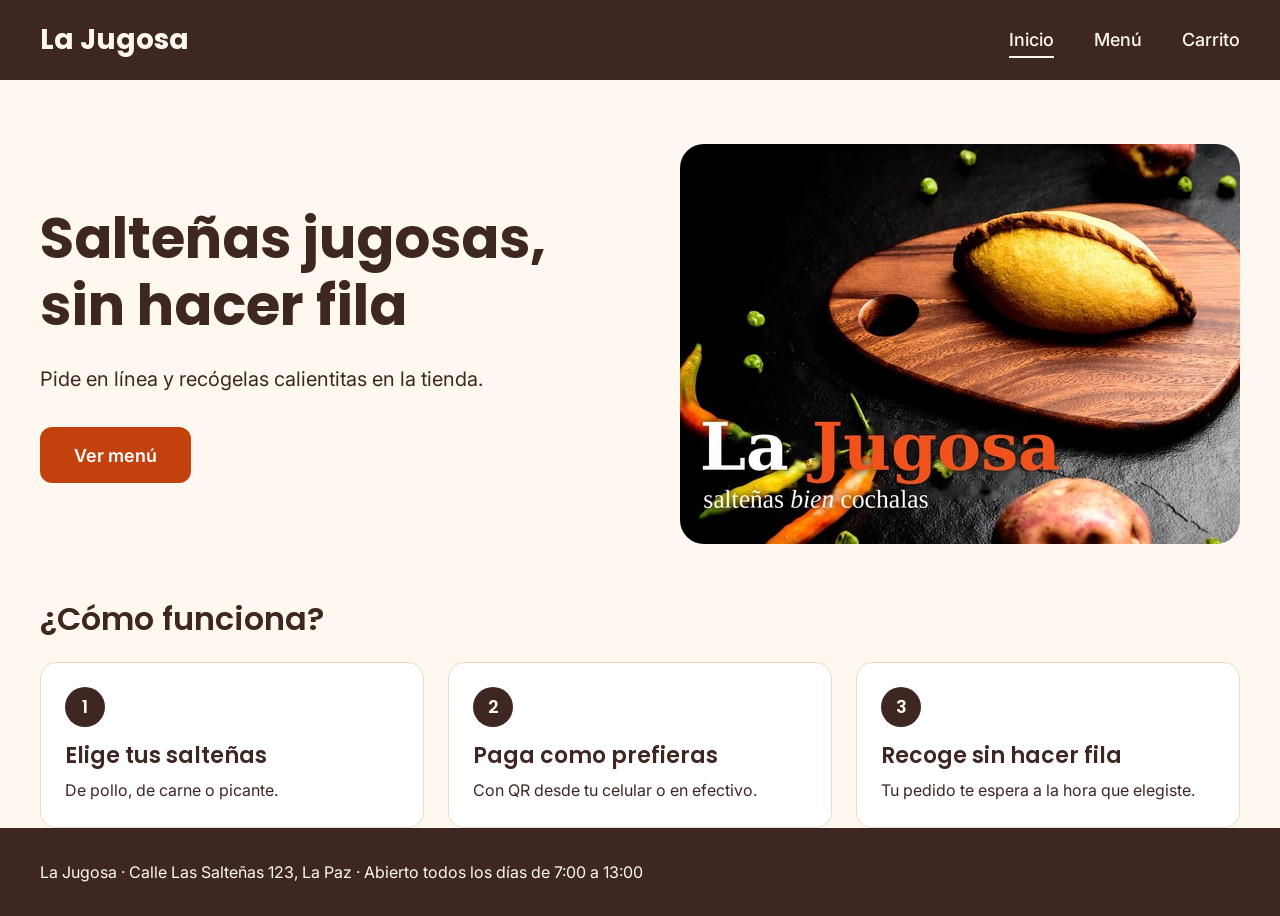
<file: salteneria-la-jugosa/index.html>
<!DOCTYPE html>
<html lang="es">
<head>
  <meta charset="UTF-8">
  <meta name="viewport" content="width=device-width, initial-scale=1.0">
  <title>La Jugosa · Salteñas sin hacer fila</title>
  <link rel="preconnect" href="https://fonts.googleapis.com">
  <link rel="preconnect" href="https://fonts.gstatic.com" crossorigin>
  <link href="https://fonts.googleapis.com/css2?family=Inter:wght@400;500;600&family=Poppins:wght@600;700&display=swap" rel="stylesheet">
  <link rel="stylesheet" href="estilos.css">
</head>
<body>
  <header class="navbar">
    <div class="contenedor">
      <a class="logo" href="index.html">La Jugosa</a>
      <nav>
        <ul class="menu">
          <li><a href="index.html" class="activo" aria-current="page">Inicio</a></li>
          <li><a href="menu.html">Menú</a></li>
          <li><a href="carrito.html">Carrito</a></li>
        </ul>
      </nav>
    </div>
  </header>

  <main>
    <section class="portada contenedor">
      <div>
        <h1>Salteñas jugosas, sin hacer fila</h1>
        <p>Pide en línea y recógelas calientitas en la tienda.</p>
        <a class="boton" href="menu.html">Ver menú</a>
      </div>
      <img src="img/portada.jpg" alt="Salteña recién horneada sobre una tabla de madera">
    </section>

    <section class="pasos contenedor">
      <h2>¿Cómo funciona?</h2>
      <div class="grilla-3">
        <div class="tarjeta">
          <div class="numero">1</div>
          <h3>Elige tus salteñas</h3>
          <p>De pollo, de carne o picante.</p>
        </div>
        <div class="tarjeta">
          <div class="numero">2</div>
          <h3>Paga como prefieras</h3>
          <p>Con QR desde tu celular o en efectivo.</p>
        </div>
        <div class="tarjeta">
          <div class="numero">3</div>
          <h3>Recoge sin hacer fila</h3>
          <p>Tu pedido te espera a la hora que elegiste.</p>
        </div>
      </div>
    </section>
  </main>

  <footer class="pie">
    <div class="contenedor">La Jugosa · Calle Las Salteñas 123, La Paz · Abierto todos los días de 7:00 a 13:00</div>
  </footer>
</body>
</html>
</file>
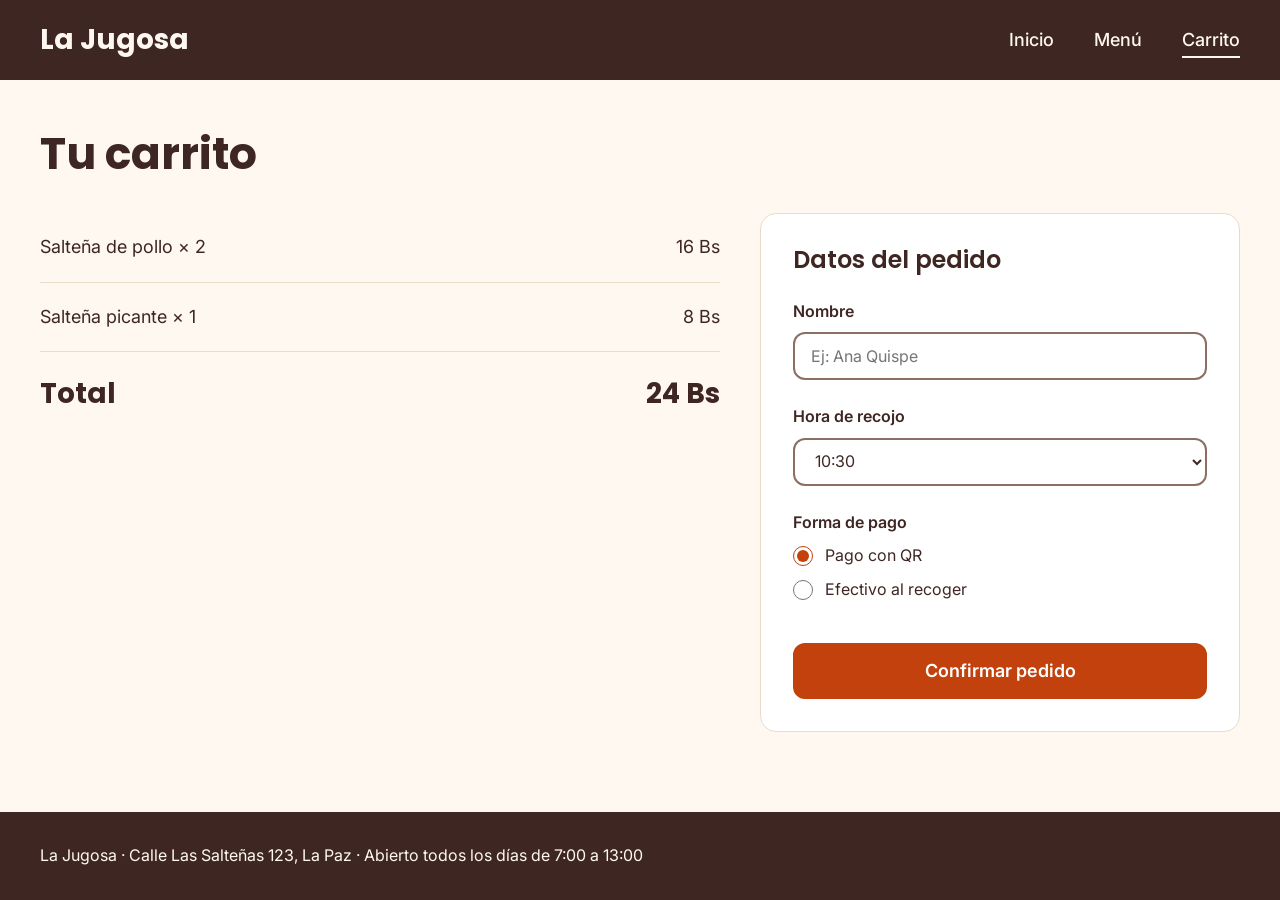
<file: salteneria-la-jugosa/carrito.html>
<!DOCTYPE html>
<html lang="es">
<head>
  <meta charset="UTF-8">
  <meta name="viewport" content="width=device-width, initial-scale=1.0">
  <title>Carrito · La Jugosa</title>
  <link rel="preconnect" href="https://fonts.googleapis.com">
  <link rel="preconnect" href="https://fonts.gstatic.com" crossorigin>
  <link href="https://fonts.googleapis.com/css2?family=Inter:wght@400;500;600&family=Poppins:wght@600;700&display=swap" rel="stylesheet">
  <link rel="stylesheet" href="estilos.css">
</head>
<body>
  <header class="navbar">
    <div class="contenedor">
      <a class="logo" href="index.html">La Jugosa</a>
      <nav>
        <ul class="menu">
          <li><a href="index.html">Inicio</a></li>
          <li><a href="menu.html">Menú</a></li>
          <li><a href="carrito.html" class="activo" aria-current="page">Carrito</a></li>
        </ul>
      </nav>
    </div>
  </header>

  <main class="contenedor seccion">
    <h1>Tu carrito</h1>
    <div class="carrito">
      <div>
        <div class="item"><span>Salteña de pollo × 2</span><span>16 Bs</span></div>
        <div class="item"><span>Salteña picante × 1</span><span>8 Bs</span></div>
        <div class="total"><span>Total</span><span>24 Bs</span></div>
      </div>

      <form class="panel" action="confirmado.html">
        <h2>Datos del pedido</h2>
        <label for="nombre">Nombre</label>
        <input id="nombre" name="nombre" type="text" placeholder="Ej: Ana Quispe" required>

        <label for="hora">Hora de recojo</label>
        <select id="hora" name="hora">
          <option>10:00</option>
          <option selected>10:30</option>
          <option>11:00</option>
        </select>

        <fieldset>
          <legend>Forma de pago</legend>
          <label class="opcion"><input type="radio" name="pago" value="QR" checked> Pago con QR</label>
          <label class="opcion"><input type="radio" name="pago" value="Efectivo"> Efectivo al recoger</label>
        </fieldset>

        <button class="boton" type="submit">Confirmar pedido</button>
      </form>
    </div>
  </main>

  <footer class="pie">
    <div class="contenedor">La Jugosa · Calle Las Salteñas 123, La Paz · Abierto todos los días de 7:00 a 13:00</div>
  </footer>
</body>
</html>
</file>
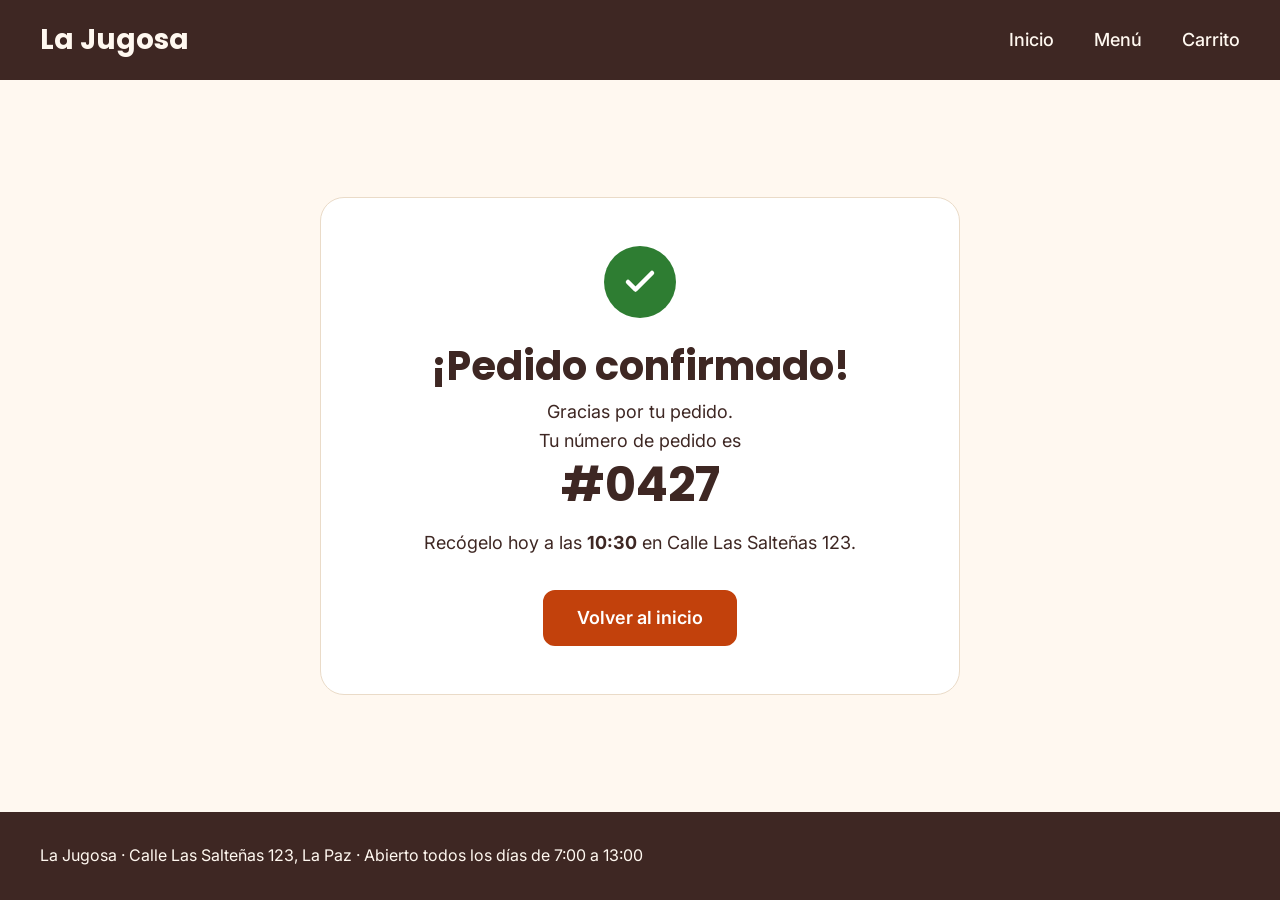
<file: salteneria-la-jugosa/confirmado.html>
<!DOCTYPE html>
<html lang="es">
<head>
  <meta charset="UTF-8">
  <meta name="viewport" content="width=device-width, initial-scale=1.0">
  <title>Pedido confirmado · La Jugosa</title>
  <link rel="preconnect" href="https://fonts.googleapis.com">
  <link rel="preconnect" href="https://fonts.gstatic.com" crossorigin>
  <link href="https://fonts.googleapis.com/css2?family=Inter:wght@400;500;600&family=Poppins:wght@600;700&display=swap" rel="stylesheet">
  <link rel="stylesheet" href="estilos.css">
</head>
<body>
  <header class="navbar">
    <div class="contenedor">
      <a class="logo" href="index.html">La Jugosa</a>
      <nav>
        <ul class="menu">
          <li><a href="index.html">Inicio</a></li>
          <li><a href="menu.html">Menú</a></li>
          <li><a href="carrito.html">Carrito</a></li>
        </ul>
      </nav>
    </div>
  </header>

  <main class="contenedor seccion centrado">
    <div class="confirmacion">
      <div class="check" aria-hidden="true">
        <svg width="36" height="36" viewBox="0 0 24 24" fill="none" stroke="#FFFFFF" stroke-width="3" stroke-linecap="round" stroke-linejoin="round"><polyline points="20 6 9 17 4 12"></polyline></svg>
      </div>
      <h1>¡Pedido confirmado!</h1>
      <p id="saludo">Gracias por tu pedido.</p>
      <p>Tu número de pedido es</p>
      <p class="pedido">#0427</p>
      <p>Recógelo hoy a las <strong id="hora">10:30</strong> en Calle Las Salteñas 123.</p>
      <a class="boton" href="index.html">Volver al inicio</a>
    </div>
  </main>

  <footer class="pie">
    <div class="contenedor">La Jugosa · Calle Las Salteñas 123, La Paz · Abierto todos los días de 7:00 a 13:00</div>
  </footer>

  <script>
    const datos = new URLSearchParams(window.location.search);
    if (datos.get('nombre')) {
      document.getElementById('saludo').textContent = 'Gracias, ' + datos.get('nombre') + '.';
    }
    if (datos.get('hora')) {
      document.getElementById('hora').textContent = datos.get('hora');
    }
  </script>
</body>
</html>
</file>
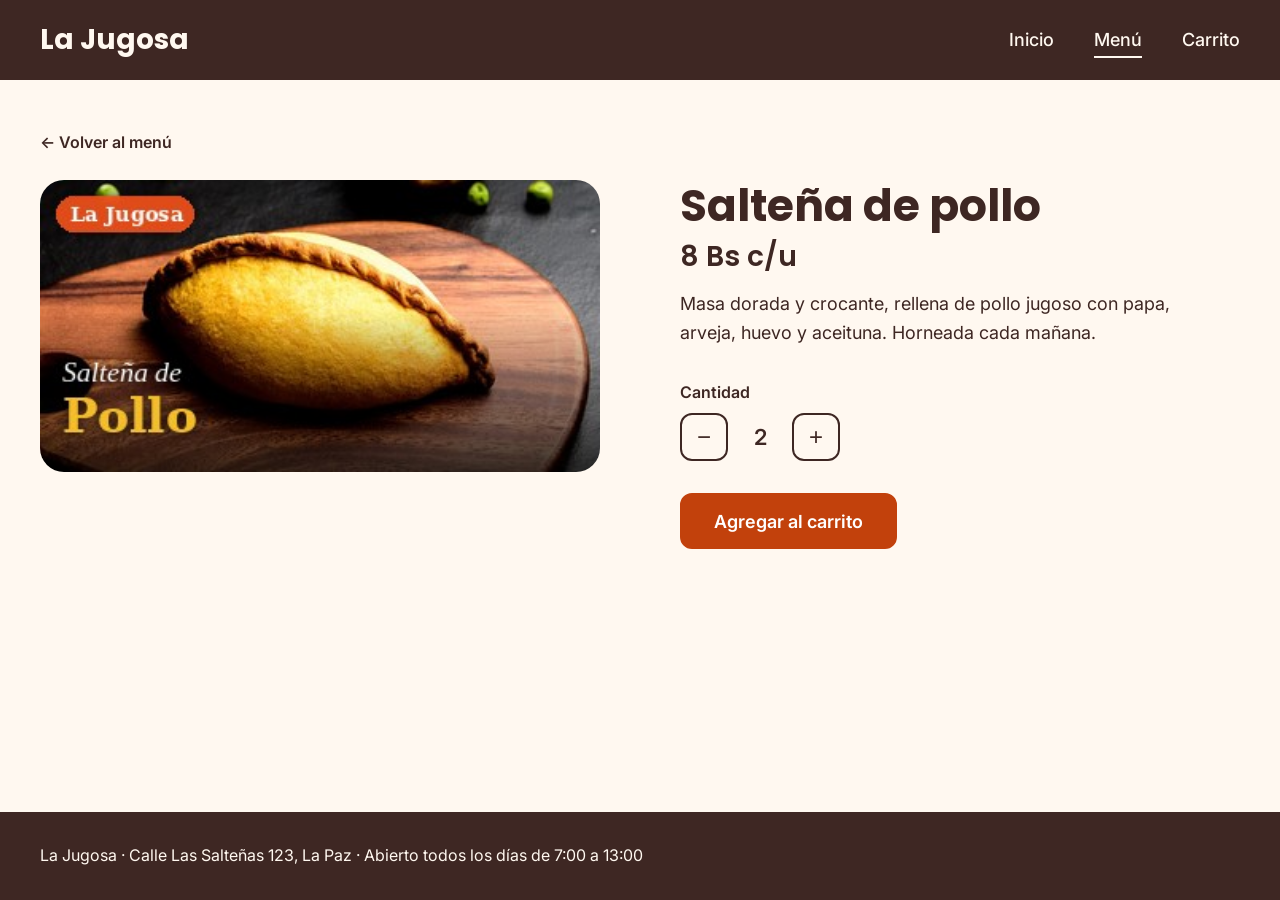
<file: salteneria-la-jugosa/detalle.html>
<!DOCTYPE html>
<html lang="es">
<head>
  <meta charset="UTF-8">
  <meta name="viewport" content="width=device-width, initial-scale=1.0">
  <title>Salteña de pollo · La Jugosa</title>
  <link rel="preconnect" href="https://fonts.googleapis.com">
  <link rel="preconnect" href="https://fonts.gstatic.com" crossorigin>
  <link href="https://fonts.googleapis.com/css2?family=Inter:wght@400;500;600&family=Poppins:wght@600;700&display=swap" rel="stylesheet">
  <link rel="stylesheet" href="estilos.css">
</head>
<body>
  <header class="navbar">
    <div class="contenedor">
      <a class="logo" href="index.html">La Jugosa</a>
      <nav>
        <ul class="menu">
          <li><a href="index.html">Inicio</a></li>
          <li><a href="menu.html" class="activo" aria-current="page">Menú</a></li>
          <li><a href="carrito.html">Carrito</a></li>
        </ul>
      </nav>
    </div>
  </header>

  <main class="contenedor seccion">
    <a class="volver" href="menu.html">← Volver al menú</a>
    <div class="detalle">
      <img src="img/pollo.jpg" alt="Salteña de pollo">
      <div>
        <h1>Salteña de pollo</h1>
        <p class="precio">8 Bs c/u</p>
        <p class="descripcion">Masa dorada y crocante, rellena de pollo jugoso con papa, arveja, huevo y aceituna. Horneada cada mañana.</p>
        <p class="etiqueta">Cantidad</p>
        <div class="cantidad">
          <button type="button" id="menos" aria-label="Quitar una">−</button>
          <span id="numero">2</span>
          <button type="button" id="mas" aria-label="Agregar una">+</button>
        </div>
        <a class="boton" href="carrito.html">Agregar al carrito</a>
      </div>
    </div>
  </main>

  <footer class="pie">
    <div class="contenedor">La Jugosa · Calle Las Salteñas 123, La Paz · Abierto todos los días de 7:00 a 13:00</div>
  </footer>

  <script>
    const numero = document.getElementById('numero');
    document.getElementById('menos').addEventListener('click', () => {
      if (Number(numero.textContent) > 1) numero.textContent = Number(numero.textContent) - 1;
    });
    document.getElementById('mas').addEventListener('click', () => {
      numero.textContent = Number(numero.textContent) + 1;
    });
  </script>
</body>
</html>
</file>
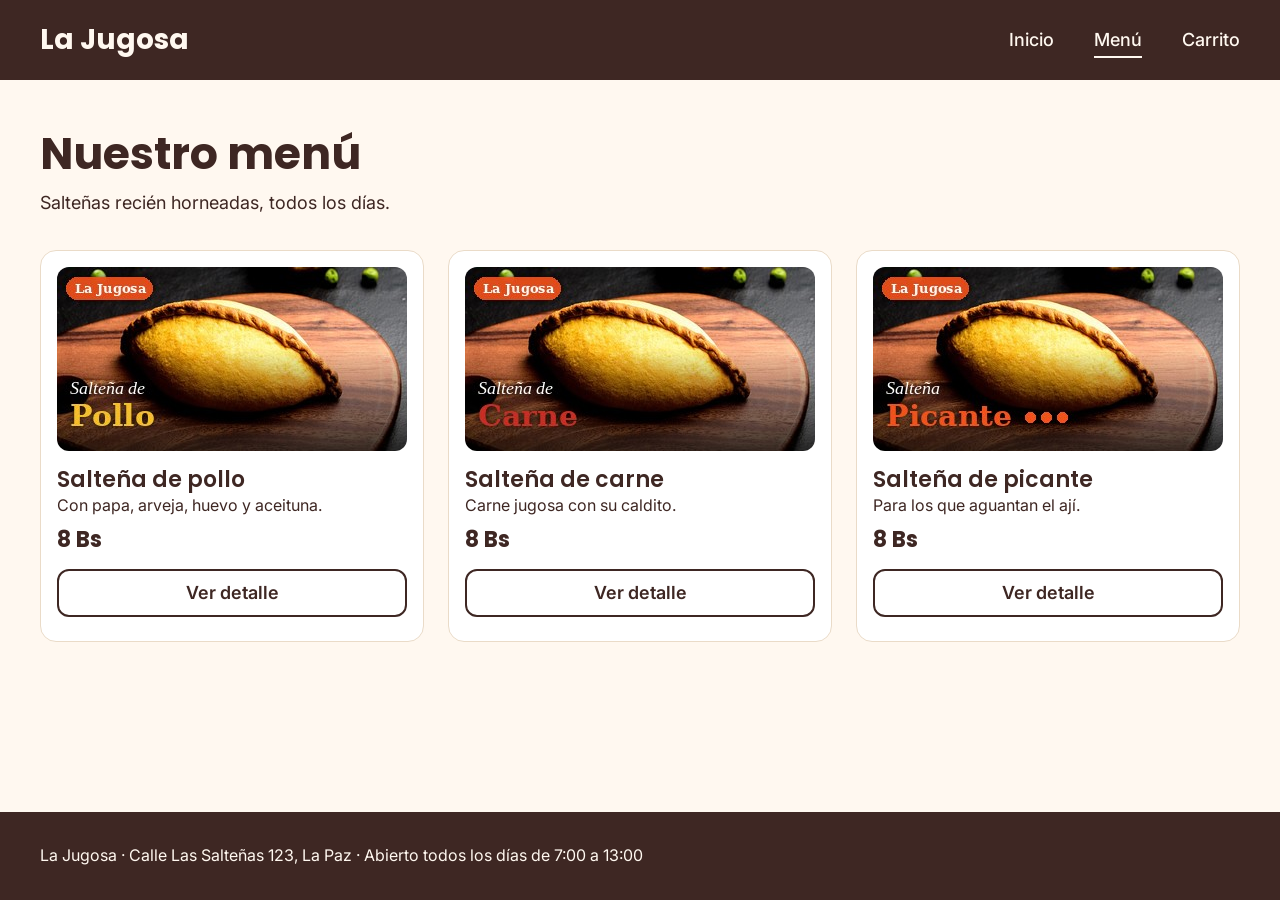
<file: salteneria-la-jugosa/menu.html>
<!DOCTYPE html>
<html lang="es">
<head>
  <meta charset="UTF-8">
  <meta name="viewport" content="width=device-width, initial-scale=1.0">
  <title>Menú · La Jugosa</title>
  <link rel="preconnect" href="https://fonts.googleapis.com">
  <link rel="preconnect" href="https://fonts.gstatic.com" crossorigin>
  <link href="https://fonts.googleapis.com/css2?family=Inter:wght@400;500;600&family=Poppins:wght@600;700&display=swap" rel="stylesheet">
  <link rel="stylesheet" href="estilos.css">
</head>
<body>
  <header class="navbar">
    <div class="contenedor">
      <a class="logo" href="index.html">La Jugosa</a>
      <nav>
        <ul class="menu">
          <li><a href="index.html">Inicio</a></li>
          <li><a href="menu.html" class="activo" aria-current="page">Menú</a></li>
          <li><a href="carrito.html">Carrito</a></li>
        </ul>
      </nav>
    </div>
  </header>

  <main class="contenedor seccion">
    <h1>Nuestro menú</h1>
    <p class="subtitulo">Salteñas recién horneadas, todos los días.</p>
    <div class="grilla-3">
      <article class="producto">
        <img src="img/pollo.jpg" alt="Salteña de pollo">
        <div>
          <h3>Salteña de pollo</h3>
          <p>Con papa, arveja, huevo y aceituna.</p>
          <p class="precio">8 Bs</p>
          <a class="boton boton-secundario" href="detalle.html">Ver detalle</a>
        </div>
      </article>
      <article class="producto">
        <img src="img/carne.jpg" alt="Salteña de carne">
        <div>
          <h3>Salteña de carne</h3>
          <p>Carne jugosa con su caldito.</p>
          <p class="precio">8 Bs</p>
          <a class="boton boton-secundario" href="detalle.html">Ver detalle</a>
        </div>
      </article>
      <article class="producto">
        <img src="img/picante.jpg" alt="Salteña de picante">
        <div>
          <h3>Salteña de picante</h3>
          <p>Para los que aguantan el ají.</p>
          <p class="precio">8 Bs</p>
          <a class="boton boton-secundario" href="detalle.html">Ver detalle</a>
        </div>
      </article>
    </div>
  </main>

  <footer class="pie">
    <div class="contenedor">La Jugosa · Calle Las Salteñas 123, La Paz · Abierto todos los días de 7:00 a 13:00</div>
  </footer>
</body>
</html>
</file>
<file: salteneria-la-jugosa/estilos.css>
:root {
  --crema: #FFF8F0;
  --cafe: #3E2723;
  --naranja: #C2410C;
  --borde: #EADBC8;
}

* { box-sizing: border-box; margin: 0; padding: 0; }

body {
  min-height: 100vh;
  display: flex;
  flex-direction: column;
  background: var(--crema);
  color: var(--cafe);
  font: 18px/1.6 'Inter', Arial, sans-serif;
}

h1, h2, h3, .logo, .precio { font-family: 'Poppins', Arial, sans-serif; line-height: 1.2; }
h1 { font-size: 44px; }
a { color: inherit; text-decoration: none; }
img { display: block; max-width: 100%; }
main { flex: 1; }
.contenedor { width: min(1200px, 100% - 48px); margin-inline: auto; }
.seccion { padding-block: 48px; }

.navbar { height: 80px; background: var(--cafe); }
.navbar .contenedor, .pie { display: flex; align-items: center; }
.navbar .contenedor { height: 100%; justify-content: space-between; }
.logo { font-size: 28px; font-weight: 700; color: var(--crema); }
.menu { display: flex; gap: 40px; list-style: none; }
.menu a { padding-bottom: 6px; border-bottom: 2px solid transparent; color: var(--crema); font-weight: 500; }
.menu a:hover, .menu a.activo { border-color: var(--crema); }

.boton {
  display: inline-flex;
  align-items: center;
  justify-content: center;
  height: 56px;
  padding: 0 32px;
  border: 2px solid var(--naranja);
  border-radius: 12px;
  background: var(--naranja);
  color: #fff;
  font: 600 18px 'Inter', Arial, sans-serif;
  cursor: pointer;
}
.boton:hover { background: #9A3412; border-color: #9A3412; }
.boton-secundario { width: 100%; height: 48px; border-color: var(--cafe); background: none; color: var(--cafe); }
.boton-secundario:hover { background: var(--cafe); border-color: var(--cafe); color: var(--crema); }
:focus-visible { outline: 3px solid var(--naranja); outline-offset: 3px; }

.tarjeta, .producto, .panel, .confirmacion { background: #fff; border: 1px solid var(--borde); border-radius: 16px; }
.grilla-3 { display: grid; grid-template-columns: repeat(3, 1fr); gap: 24px; }

.portada, .detalle { display: grid; grid-template-columns: 560px 560px; justify-content: space-between; align-items: center; }
.portada { padding-block: 64px 56px; }
.portada h1 { font-size: 56px; }
.portada p { margin-block: 24px 32px; font-size: 20px; }
.portada img, .detalle img { width: 560px; border-radius: 24px; }
.portada img { height: 400px; object-fit: cover; }

.pasos h2 { margin-bottom: 24px; font-size: 32px; font-weight: 600; }
.tarjeta { padding: 24px; }
.numero {
  display: grid;
  place-items: center;
  width: 40px;
  height: 40px;
  margin-bottom: 16px;
  border-radius: 50%;
  background: var(--cafe);
  color: var(--crema);
  font-family: 'Poppins', Arial, sans-serif;
  font-weight: 600;
}
.tarjeta h3, .producto h3 { font-size: 22px; font-weight: 600; }
.tarjeta h3 { margin-bottom: 8px; }
.tarjeta p, .producto p { font-size: 16px; }

.subtitulo { margin: 8px 0 32px; }
.producto { overflow: hidden; }
.producto img { width: calc(100% - 32px); height: 184px; margin: 16px 16px 0; object-fit: cover; border-radius: 12px; }
.producto div { padding: 16px 16px 24px; }
.producto .precio { margin: 8px 0 16px; font-size: 22px; font-weight: 700; }

.volver { display: inline-block; margin-bottom: 24px; font-size: 16px; font-weight: 600; }
.detalle { align-items: start; }
.detalle .precio { margin: 8px 0 16px; font-size: 28px; font-weight: 600; }
.descripcion { max-width: 520px; margin-bottom: 32px; }
.etiqueta, .panel label, .panel legend { display: block; margin-bottom: 8px; font-size: 16px; font-weight: 600; }
.cantidad { display: flex; align-items: center; gap: 16px; margin-bottom: 32px; }
.cantidad button { width: 48px; height: 48px; border: 2px solid var(--cafe); border-radius: 12px; background: none; color: var(--cafe); font-size: 24px; cursor: pointer; }
.cantidad span { min-width: 32px; text-align: center; font-size: 22px; font-weight: 600; }

.carrito { display: grid; grid-template-columns: 680px 480px; justify-content: space-between; align-items: start; margin-top: 32px; }
.item, .total { display: flex; justify-content: space-between; padding-block: 20px; }
.item { border-bottom: 1px solid var(--borde); }
.total { font-family: 'Poppins', Arial, sans-serif; font-size: 28px; font-weight: 700; }
.panel { padding: 32px; }
.panel h2 { margin-bottom: 24px; font-size: 24px; font-weight: 600; }
.panel input[type="text"], .panel select {
  width: 100%;
  height: 48px;
  margin-bottom: 24px;
  padding: 0 16px;
  border: 2px solid #8D6E63;
  border-radius: 12px;
  background: #fff;
  color: var(--cafe);
  font: 16px 'Inter', Arial, sans-serif;
}
.panel fieldset { margin-bottom: 32px; border: none; }
.panel .opcion { display: flex; align-items: center; gap: 12px; font-weight: 400; }
.panel input[type="radio"] { width: 20px; height: 20px; accent-color: var(--naranja); }
.panel .boton { width: 100%; }

.centrado { display: flex; justify-content: center; align-items: center; }
.confirmacion { width: 640px; max-width: 100%; padding: 48px; text-align: center; border-radius: 24px; }
.check { display: grid; place-items: center; width: 72px; height: 72px; margin: 0 auto 24px; border-radius: 50%; background: #2E7D32; }
.confirmacion h1 { margin-bottom: 8px; font-size: 40px; }
.pedido { margin-bottom: 16px; font: 700 48px/1.2 'Poppins', Arial, sans-serif; }
.confirmacion .boton { margin-top: 32px; }

.pie { height: 88px; background: var(--cafe); color: var(--crema); font-size: 16px; }

@media (max-width: 900px) {
  .menu { gap: 20px; }
  .portada, .detalle, .carrito, .grilla-3 { grid-template-columns: 1fr; gap: 24px; }
  .portada h1 { font-size: 40px; }
  .portada img, .detalle img { width: 100%; height: auto; }
  .pie { height: auto; padding-block: 24px; }
}
</file>
